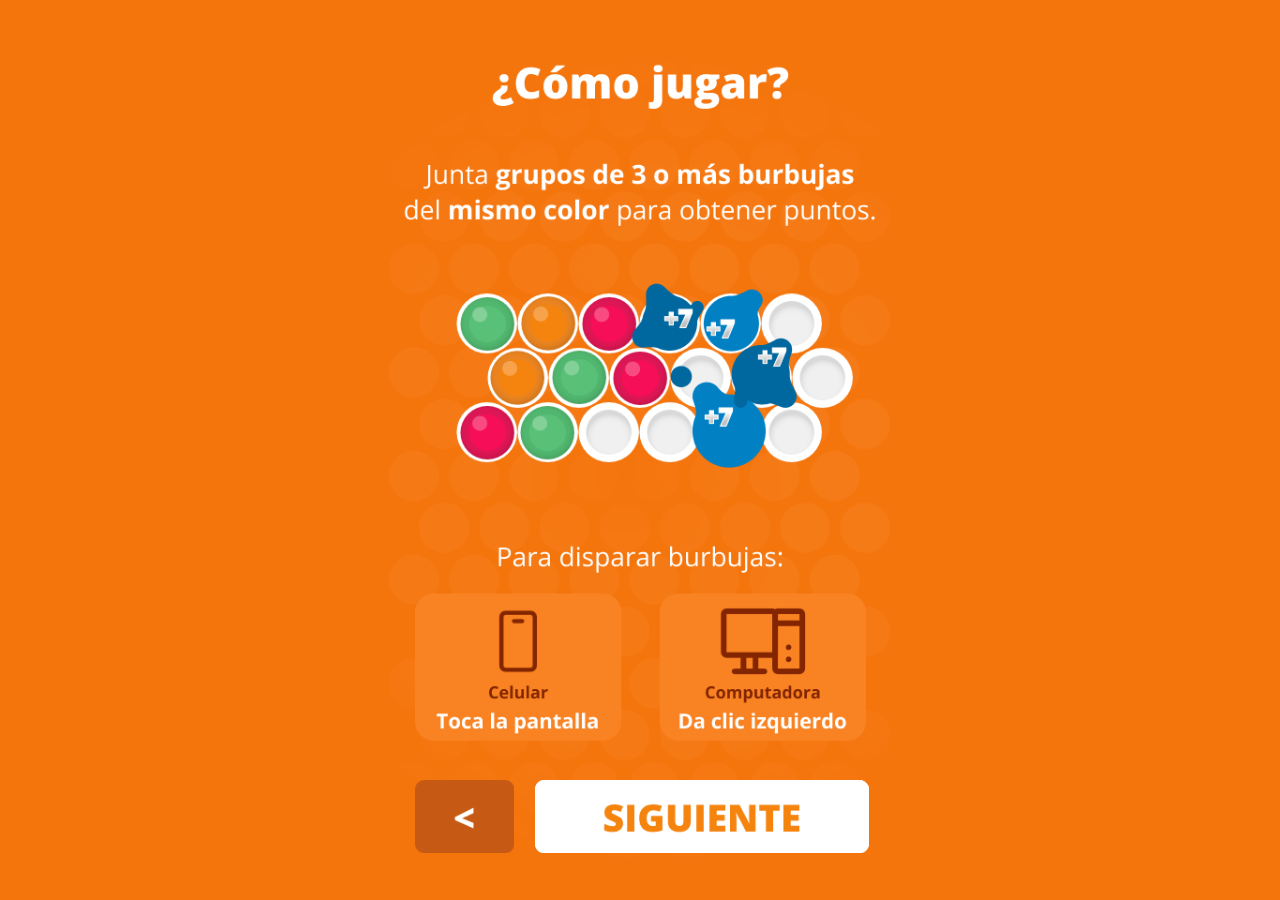
<file: activity/index.html>
<!DOCTYPE html PUBLIC "-//W3C//DTD XHTML 1.0 Transitional//EN" "http://www.w3.org/TR/xhtml1/DTD/xhtml1-transitional.dtd"><html><head><meta charset="utf-8"><meta http-equiv="content-type" content="text/html; charset=utf-8"><meta name="viewport" content="width=device-width,initial-scale=1,user-scalable=no"><title>Blue Pure Loyalty</title><meta http-equiv="content-script-type" content="text/javascript"><meta http-equiv="content-style-type" content="text/css"><meta name="generator" content="ct.js Game Editor"><link type="text/css" href="ct.css" rel="stylesheet"><meta name="theme-color" content="#F58428"><meta name="application-name" content="Blue Pure Loyalty"><link rel="icon" type="image/png" sizes="16x16" href="favicon-16x16.png"><link rel="icon" type="image/png" sizes="32x32" href="favicon-32x32.png"><link rel="icon" type="image/png" sizes="48x48" href="favicon-48x48.png"><link rel="icon" type="image/png" sizes="64x64" href="favicon-64x64.png"><meta name="apple-mobile-web-app-capable" content="yes"><meta name="apple-mobile-web-app-title" content="Blue Pure Loyalty"><meta name="apple-mobile-web-app-status-bar-style" content="default"><link rel="apple-touch-icon" sizes="57x57" href="apple-touch-icon-57x57.png"><link rel="apple-touch-icon" sizes="60x60" href="apple-touch-icon-60x60.png"><link rel="apple-touch-icon" sizes="72x72" href="apple-touch-icon-72x72.png"><link rel="apple-touch-icon" sizes="76x76" href="apple-touch-icon-76x76.png"><link rel="apple-touch-icon" sizes="114x114" href="apple-touch-icon-114x114.png"><link rel="apple-touch-icon" sizes="120x120" href="apple-touch-icon-120x120.png"><link rel="apple-touch-icon" sizes="144x144" href="apple-touch-icon-144x144.png"><link rel="apple-touch-icon" sizes="152x152" href="apple-touch-icon-152x152.png"><link rel="apple-touch-icon" sizes="167x167" href="apple-touch-icon-167x167.png"><link rel="apple-touch-icon" sizes="180x180" href="apple-touch-icon-180x180.png"><link rel="apple-touch-icon" sizes="1024x1024" href="apple-touch-icon-1024x1024.png"><link rel="icon" type="image/png" sizes="228x228" href="coast-228x228.png"><meta name="msapplication-TileColor" content="#F58428"><meta name="msapplication-TileImage" content="mstile-144x144.png"></head><body><script type="text/javascript" src="./sscd.min.js"></script><script type="text/javascript" src="./howler.min.js"></script><div id="ct"><div class="ct-aLoadingScreen"><div class="ct-aLoadingProgress" data-progress="0"><div class="ct-aMadeWithImage"><svg width="1035" height="894" viewBox="0 0 1035 894" fill="none" xmlns="http://www.w3.org/2000/svg"><path fill-rule="evenodd" clip-rule="evenodd" d="M523 222l-2 7a18 18 0 01-11 9 30 30 0 01-17 0 18 18 0 01-11-10c-2-2-3-5-3-8l1-4 4-2c1-1 3 0 4 1l2 3 1 5a8 8 0 005 4l5 1 6-1 2-1 2-2 1-4 3-4h4l3 2c1 1 2 3 1 4zm-39-111c12 3 3 25-1 35-3 10-11 33-21 31-9-2-6-25-2-39 5-15 13-30 24-27zM257 556c-19-47 19-174 67-296l20-46C396 97 450 25 505 0a180 180 0 00-1 69 362 362 0 01120 21c18-14 34-24 48-30s33-10 57-12c-39 123-60 209-63 255-7 115 3 189 6 221 14 2 29 1 50-7 13-5 29-19 24-42-3-15-23-18-35-16-5 0-15-1-18-9-2-9 5-16 11-18 13-6 41-10 60 8 17 16 18 39 14 57-3 17-15 29-25 37-20 15-53 24-80 28-1 18-17 25-29 31-39 17-111 26-186 22-108-4-188-25-201-59zm326-430c12 3 5 25 2 35-4 10-12 33-21 31-10-2-7-26-2-40 4-14 10-29 21-26z" fill="currentColor"/><path d="M93 709c3 0 5 2 6 7a2334 2334 0 01-2 124l-8 2c-4 0-5-2-5-6v-45a656 656 0 00-1-38c-5 8-11 15-18 20-8 5-16 7-25 7s-17-4-23-11a902 902 0 00-1 64c0 3-1 5-3 7l-7 2c-4 0-6-2-6-6V722c0-2 1-5 3-7 1-2 3-3 5-3l6 2c2 1 2 3 3 5 0 15 3 26 7 33s9 11 15 11a36 36 0 0025-10c3-3 6-6 8-11 4-6 7-15 11-24 2-6 5-9 10-9zM172 749c6 0 9 5 9 15v30l3 45c0 4-4 5-11 5h-3c-1 0-2 0-3-2v-4-6c-7 7-15 10-25 10-19 0-28-15-28-44 0-16 3-28 9-36s15-13 26-13c5 0 11 1 16 3 2-2 4-3 7-3zm-20 18c-8 0-14 2-17 6-4 5-6 13-6 25 0 19 5 29 16 29 3 0 6-1 9-4 4-2 6-5 7-8 3-7 4-15 4-24 0-8-1-15-3-18-2-4-6-6-10-6zM243 748l-1-38c0-7 3-11 7-11 5 0 8 2 8 6l1 31a2026 2026 0 003 101c0 4-3 6-9 6-4 0-6-2-6-8-5 5-12 7-20 7-10 0-18-4-25-11-6-8-9-17-9-28s2-21 7-31c4-9 11-16 21-20a43 43 0 0123-4zm1 28l-4-7-4-3h-6l-7 2c-3 2-6 4-8 8a44 44 0 00-2 42c3 5 8 8 13 8 6 0 11-3 14-9 4-6 5-13 5-22l-1-19zM302 749c7 0 13 2 20 7 6 4 9 9 9 15s-2 12-7 18c-6 5-13 9-21 10l-17 1c1 11 4 18 9 22l5 2c8 0 15-2 21-8 5-5 9-8 12-8l5 3 3 6c0 3-4 8-13 15l-13 8-15 3c-12 0-20-8-26-23-3-9-5-19-5-30s3-21 8-29 13-12 25-12zm1 14c-5 0-10 3-13 9-2 2-3 6-4 13 18 0 28-4 28-13 0-6-4-9-11-9zM415 842c-4 0-9-9-13-27-4-17-6-37-6-59 0-2 1-4 3-5 2-2 3-2 5-2l4 1 1 4c0 21 4 41 11 60l5-10 6-10c2-3 5-4 8-4 2 0 5 2 8 6l8 14 4 7c4-11 5-21 5-31l-1-30c0-2 1-4 3-5l6-3c4 0 6 8 6 23v11c0 18-3 34-9 48-3 8-6 12-11 12-2 0-4-2-7-5l-7-14-6-12-6 11-5 11-5 6c-2 2-5 3-7 3zM504 716c3 0 5 1 7 3s3 5 3 7c0 3-1 5-3 8l-7 3c-3 0-5-1-7-3s-3-5-3-8c0-6 3-10 10-10zm9 104v14c0 3-1 5-3 7l-6 2c-4 0-6-1-6-5a4177 4177 0 01-2-87c1-2 2-4 5-4 7 0 11 3 12 9l1 7-1 13v44zM541 749h14v-41c0-3 1-5 3-6l6-3 4 2a1986 1986 0 001 47h24c4 0 6 2 6 7 0 3-1 6-3 7-2 2-4 3-7 3h-19a611 611 0 005 73c0 2-1 2-2 3l-7 1c-3 0-5-1-5-5-3-17-5-41-6-72l-13 1c-8 0-12-3-12-7 0-7 3-10 11-10zM626 777l2 47-1 11c0 2-1 4-3 5-1 2-3 2-7 2-2 0-3-1-4-3l-2-8-4-66-2-57c0-3 1-5 3-7l7-2c3 0 6 3 6 9l2 24v21c7-3 14-5 20-5 16 0 26 7 30 21 2 7 3 17 3 29a231 231 0 01-2 36c0 3-1 5-3 6l-7 2c-4 0-6-2-6-6l2-35-1-14c0-7-1-13-4-17-2-4-6-6-13-6-11 0-16 5-16 13zM732 795c0-9 2-17 7-24a47 47 0 0156-19c4 1 7 3 7 6s-1 5-3 8c-1 3-3 4-6 4l-8-2-8-2c-7 0-14 2-19 8-6 6-9 13-9 23 0 9 2 16 5 21 3 4 8 6 15 6 3 0 8-1 15-5l14-5 4 2 2 4c0 3-3 6-7 10a52 52 0 01-31 12c-11 0-19-4-25-12-6-9-9-20-9-35zM817 749h14v-41c0-3 1-5 3-6l6-3 5 2a1978 1978 0 001 47h24c4 0 6 2 6 7 0 3-1 6-4 7l-6 3h-19a610 610 0 005 73l-3 3-7 1c-2 0-4-1-5-5-2-17-4-41-5-72l-14 1c-8 0-12-3-12-7 0-7 4-10 11-10zM895 818c3 0 5 1 7 3 3 2 4 5 4 9 0 3-1 6-3 8-2 3-5 4-8 4l-7-2c-2-2-4-4-4-8l3-9c3-3 5-5 8-5zM938 717c3 0 5 1 7 3s3 5 3 7c0 3-1 5-3 8-2 2-5 3-7 3-3 0-5-1-7-3s-3-5-3-8c0-6 3-10 10-10zm-6 39c0-2 0-4 2-5 2-2 5-3 8-3s5 2 6 5a413 413 0 01-5 125c-5 11-13 16-25 16-6 0-11-2-15-6-5-3-7-8-7-13 0-3 1-5 3-6 2-2 4-3 7-3l5 2 2 4c2 4 4 6 7 6 4 0 6-3 9-8a319 319 0 006-50c-1-31-1-52-3-64zM974 774c0-8 3-14 9-19 5-4 12-7 19-7 8 0 15 2 21 4 7 3 11 6 11 11 0 2-1 4-3 5-2 2-3 2-5 2h-3l-8-4-12-3c-4 0-7 1-10 3s-4 4-4 8 1 7 4 9l17 6c8 1 14 3 18 6s6 8 6 16c0 11-2 19-8 23-6 5-13 7-21 7-9 0-16-1-22-3-5-3-8-6-8-11s2-7 8-7l8 2c5 2 9 3 14 3 4 0 8-1 10-4s4-6 4-10-2-6-5-8-8-3-14-4-11-2-14-4c-8-3-12-10-12-21z" fill="currentColor"/></svg></div><span class="ct-aLoadingLabel">Cargando...</span><div style="width: 0%;" class="ct-aLoadingBar"></div></div></div></div><script src="pixi.min.js"></script><script src="pixi-particles.min.js"></script><script async src="ct.js"></script></body></html>
</file>
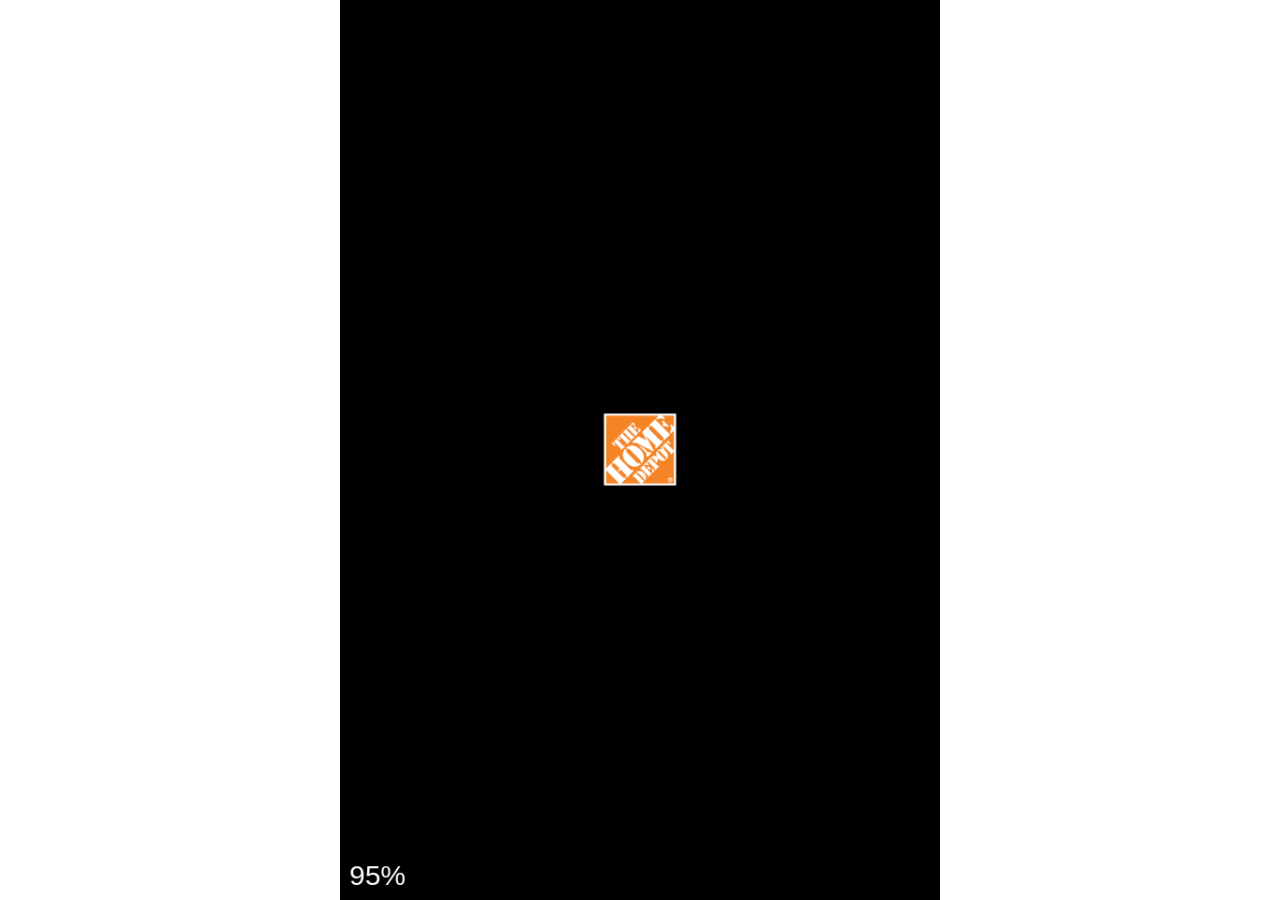
<file: activities/atrapa/index.html>
<!DOCTYPE html>
<html lang="en">
<head>
    <meta charset="UTF-8">
    <meta http-equiv="X-UA-Compatible" content="IE=edge">
    <meta name="viewport" content="width=device-width, initial-scale=1.0">
    <title>Atrapa las herramientas</title>
    <style>
        .gamecontainer{	
            background: #F58427;
        }
    </style>
</head>
<body>
    <div id="gamecontainer"></div>
    <script src="thd/libs/jshashtable.js" crossorigin="anonymous"></script>
    <script src="thd/gd.js" crossorigin="anonymous"></script>
    <script src="thd/gd-splash-image.js" crossorigin="anonymous"></script>
    <script src="thd/libs/hshg.js" crossorigin="anonymous"></script>
    <script src="thd/libs/rbush.js" crossorigin="anonymous"></script>
    <script src="thd/inputmanager.js" crossorigin="anonymous"></script>
    <script src="thd/jsonmanager.js" crossorigin="anonymous"></script>
    <script src="thd/timemanager.js" crossorigin="anonymous"></script>
    <script src="thd/runtimeobject.js" crossorigin="anonymous"></script>
    <script src="thd/profiler.js" crossorigin="anonymous"></script>
    <script src="thd/runtimescene.js" crossorigin="anonymous"></script>
    <script src="thd/scenestack.js" crossorigin="anonymous"></script>
    <script src="thd/polygon.js" crossorigin="anonymous"></script>
    <script src="thd/force.js" crossorigin="anonymous"></script>
    <script src="thd/layer.js" crossorigin="anonymous"></script>
    <script src="thd/timer.js" crossorigin="anonymous"></script>
    <script src="thd/runtimegame.js" crossorigin="anonymous"></script>
    <script src="thd/variable.js" crossorigin="anonymous"></script>
    <script src="thd/variablescontainer.js" crossorigin="anonymous"></script>
    <script src="thd/oncetriggers.js" crossorigin="anonymous"></script>
    <script src="thd/runtimebehavior.js" crossorigin="anonymous"></script>
    <script src="thd/spriteruntimeobject.js" crossorigin="anonymous"></script>
    <script src="thd/events-tools/commontools.js" crossorigin="anonymous"></script>
    <script src="thd/events-tools/runtimescenetools.js" crossorigin="anonymous"></script>
    <script src="thd/events-tools/inputtools.js" crossorigin="anonymous"></script>
    <script src="thd/events-tools/objecttools.js" crossorigin="anonymous"></script>
    <script src="thd/events-tools/cameratools.js" crossorigin="anonymous"></script>
    <script src="thd/events-tools/soundtools.js" crossorigin="anonymous"></script>
    <script src="thd/events-tools/storagetools.js" crossorigin="anonymous"></script>
    <script src="thd/events-tools/stringtools.js" crossorigin="anonymous"></script>
    <script src="thd/events-tools/windowtools.js" crossorigin="anonymous"></script>
    <script src="thd/events-tools/networktools.js" crossorigin="anonymous"></script>
    <script src="thd/pixi-renderers/pixi.js" crossorigin="anonymous"></script>
    <script src="thd/pixi-renderers/pixi-filters-tools.js" crossorigin="anonymous"></script>
    <script src="thd/pixi-renderers/runtimegame-pixi-renderer.js" crossorigin="anonymous"></script>
    <script src="thd/pixi-renderers/runtimescene-pixi-renderer.js" crossorigin="anonymous"></script>
    <script src="thd/pixi-renderers/layer-pixi-renderer.js" crossorigin="anonymous"></script>
    <script src="thd/pixi-renderers/pixi-image-manager.js" crossorigin="anonymous"></script>
    <script src="thd/pixi-renderers/spriteruntimeobject-pixi-renderer.js" crossorigin="anonymous"></script>
    <script src="thd/pixi-renderers/loadingscreen-pixi-renderer.js" crossorigin="anonymous"></script>
    <script src="thd/howler-sound-manager/howler.min.js" crossorigin="anonymous"></script>
    <script src="thd/howler-sound-manager/howler-sound-manager.js" crossorigin="anonymous"></script>
    <script src="thd/fontfaceobserver-font-manager/fontfaceobserver.js" crossorigin="anonymous"></script>
    <script src="thd/fontfaceobserver-font-manager/fontfaceobserver-font-manager.js" crossorigin="anonymous"></script>
    <script src="thd/gdjs-evtsext__sinemovement__sinemovement.js" crossorigin="anonymous"></script>
    <script src="thd/Extensions/TextObject/textruntimeobject.js" crossorigin="anonymous"></script>
    <script src="thd/Extensions/TextObject/textruntimeobject-pixi-renderer.js" crossorigin="anonymous"></script>
    <script src="thd/Extensions/PrimitiveDrawing/shapepainterruntimeobject.js" crossorigin="anonymous"></script>
    <script src="thd/Extensions/PrimitiveDrawing/shapepainterruntimeobject-pixi-renderer.js" crossorigin="anonymous"></script>
    <script src="thd/gdjs-evtsext__flash__flash.js" crossorigin="anonymous"></script>
    <script src="thd/gdjs-evtsext__health__health.js" crossorigin="anonymous"></script>
    <script src="thd/gdjs-evtsext__stayonscreen__stayonscreen.js" crossorigin="anonymous"></script>
    <script src="thd/Extensions/Physics2Behavior/physics2runtimebehavior.js" crossorigin="anonymous"></script>
    <script src="thd/Extensions/Physics2Behavior/box2d.js" crossorigin="anonymous"></script>
    <script src="thd/Extensions/AnchorBehavior/anchorruntimebehavior.js" crossorigin="anonymous"></script>
    <script src="thd/Extensions/ParticleSystem/particleemitterobject.js" crossorigin="anonymous"></script>
    <script src="thd/Extensions/ParticleSystem/particleemitterobject-pixi-renderer.js" crossorigin="anonymous"></script>
    <script src="thd/Extensions/ParticleSystem/pixi-particles-pixi-renderer.min.js" crossorigin="anonymous"></script>
    <script src="thd/Extensions/BBText/bbtextruntimeobject.js" crossorigin="anonymous"></script>
    <script src="thd/Extensions/BBText/bbtextruntimeobject-pixi-renderer.js" crossorigin="anonymous"></script>
    <script src="thd/Extensions/BBText/pixi-multistyle-text/dist/pixi-multistyle-text.umd.js" crossorigin="anonymous"></script>
    <script src="thd/code0.js" crossorigin="anonymous"></script>
    <script src="thd/code1.js" crossorigin="anonymous"></script>
    <script src="thd/code2.js" crossorigin="anonymous"></script>
    <script src="thd/code3.js" crossorigin="anonymous"></script>
    <script src="thd/dataRelative.js" crossorigin="anonymous"></script>
    <script>
        var game;
        game = new gdjs.RuntimeGame(gdjs.projectData, {});
        //Create a renderer
        game.getRenderer().createStandardCanvas(document.getElementById('gamecontainer'));
        //Bind keyboards/mouse/touch events
        game.getRenderer().bindStandardEvents(game.getInputManager(), window, document);
        //Load all assets and start the game
        game.loadAllAssets(function() {
            game.startGameLoop();
        });
        gameLoaded = true

        function closeGame () {
            window.parent.postMessage("closegame", "*")
            console.log('close herramientas game')
        }
        function endGame (ev) {
            let thescore = ev;
            console.log('EndGame:', thescore)
            if(thescore.score){
                var finalscoreval = thescore.score._value
                var tools = thescore.tools._children
                var rocks = thescore.rocks._value
                var toolstring = 'A='+tools.A._value+'&B='+tools.B._value+'&C='+tools.C._value+'&D='+tools.D._value+'&E='+tools.E._value+'&rocas='+rocks
                
                window.parent.postMessage(
                    JSON.stringify({
                        Result: finalscoreval.toString(),
                        Desglose: toolstring
                    }),
                    '*'
                )
                
            }
        }
    </script>
</body>
</html>
</file>
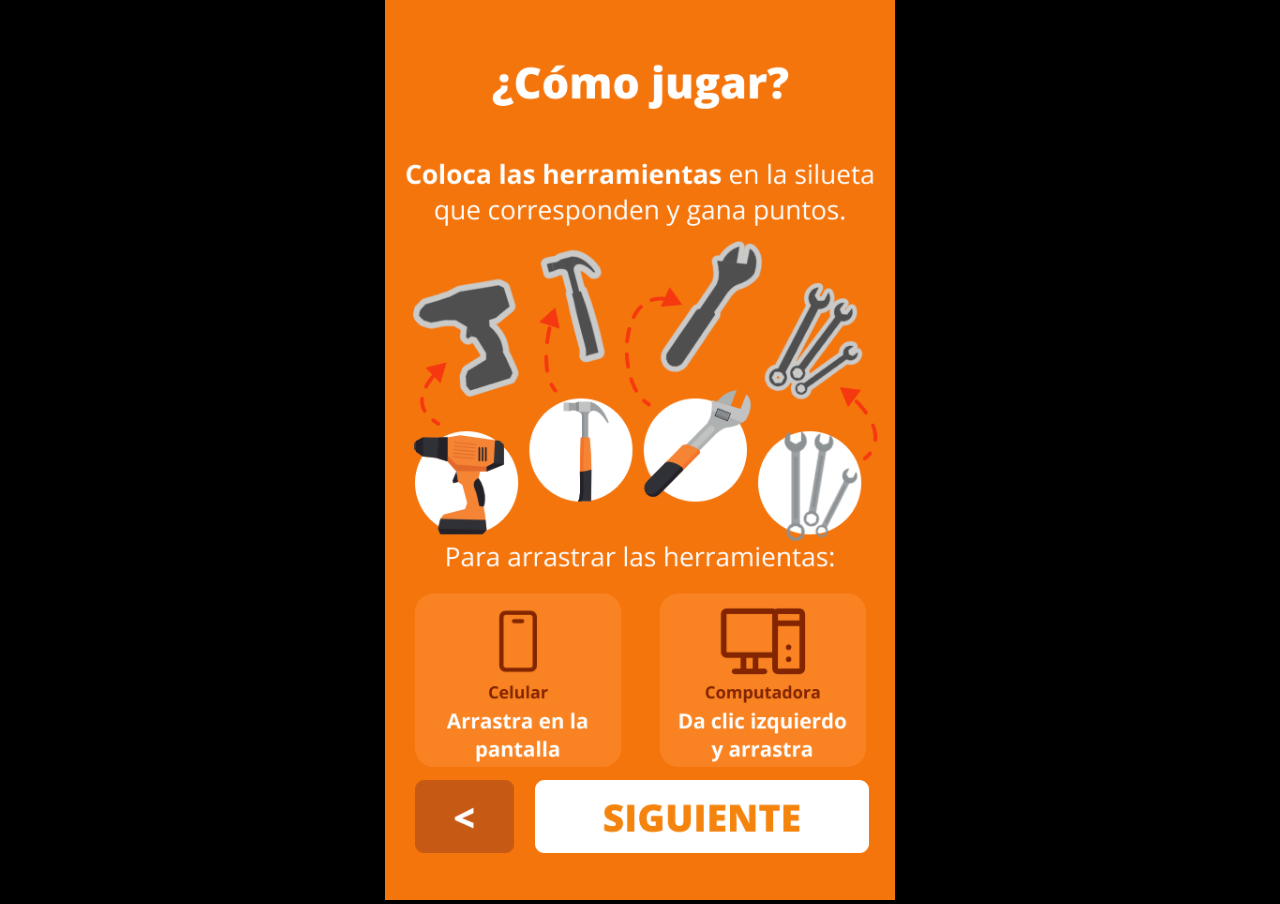
<file: activities/siluetas/index.html>
<!DOCTYPE html><html><head><meta charset="utf-8"><meta http-equiv="content-type" content="text/html; charset=utf-8"><meta name="viewport" content="width=device-width,initial-scale=1,user-scalable=no"><title>ct.js game</title><meta http-equiv="content-script-type" content="text/javascript"><meta http-equiv="content-style-type" content="text/css"><meta name="generator" content="ct.js Game Editor"><link type="text/css" href="ct.css" rel="stylesheet"><meta name="theme-color" content="ct.js game"><meta name="application-name" content="ct.js game"><link rel="icon" type="image/png" sizes="16x16" href="favicon-16x16.png"><link rel="icon" type="image/png" sizes="32x32" href="favicon-32x32.png"><link rel="icon" type="image/png" sizes="48x48" href="favicon-48x48.png"><link rel="icon" type="image/png" sizes="64x64" href="favicon-64x64.png"><meta name="apple-mobile-web-app-capable" content="yes"><meta name="apple-mobile-web-app-title" content="ct.js game"><meta name="apple-mobile-web-app-status-bar-style" content="default"><link rel="apple-touch-icon" sizes="57x57" href="apple-touch-icon-57x57.png"><link rel="apple-touch-icon" sizes="60x60" href="apple-touch-icon-60x60.png"><link rel="apple-touch-icon" sizes="72x72" href="apple-touch-icon-72x72.png"><link rel="apple-touch-icon" sizes="76x76" href="apple-touch-icon-76x76.png"><link rel="apple-touch-icon" sizes="114x114" href="apple-touch-icon-114x114.png"><link rel="apple-touch-icon" sizes="120x120" href="apple-touch-icon-120x120.png"><link rel="apple-touch-icon" sizes="144x144" href="apple-touch-icon-144x144.png"><link rel="apple-touch-icon" sizes="152x152" href="apple-touch-icon-152x152.png"><link rel="apple-touch-icon" sizes="167x167" href="apple-touch-icon-167x167.png"><link rel="apple-touch-icon" sizes="180x180" href="apple-touch-icon-180x180.png"><link rel="apple-touch-icon" sizes="1024x1024" href="apple-touch-icon-1024x1024.png"><link rel="icon" type="image/png" sizes="228x228" href="coast-228x228.png"><meta name="msapplication-TileColor" content="ct.js game"><meta name="msapplication-TileImage" content="mstile-144x144.png"></head><body><script type="text/javascript" src="./howler.min.js"></script><script type="text/javascript" src="./sscd.min.js"></script><div id="ct"><div class="ct-aLoadingScreen"><div class="ct-aLoadingProgress" data-progress="0"><div class="ct-aMadeWithImage"><svg width="1035" height="894" viewBox="0 0 1035 894" fill="none" xmlns="http://www.w3.org/2000/svg"><path fill-rule="evenodd" clip-rule="evenodd" d="M523 222l-2 7a18 18 0 01-11 9 30 30 0 01-17 0 18 18 0 01-11-10c-2-2-3-5-3-8l1-4 4-2c1-1 3 0 4 1l2 3 1 5a8 8 0 005 4l5 1 6-1 2-1 2-2 1-4 3-4h4l3 2c1 1 2 3 1 4zm-39-111c12 3 3 25-1 35-3 10-11 33-21 31-9-2-6-25-2-39 5-15 13-30 24-27zM257 556c-19-47 19-174 67-296l20-46C396 97 450 25 505 0a180 180 0 00-1 69 362 362 0 01120 21c18-14 34-24 48-30s33-10 57-12c-39 123-60 209-63 255-7 115 3 189 6 221 14 2 29 1 50-7 13-5 29-19 24-42-3-15-23-18-35-16-5 0-15-1-18-9-2-9 5-16 11-18 13-6 41-10 60 8 17 16 18 39 14 57-3 17-15 29-25 37-20 15-53 24-80 28-1 18-17 25-29 31-39 17-111 26-186 22-108-4-188-25-201-59zm326-430c12 3 5 25 2 35-4 10-12 33-21 31-10-2-7-26-2-40 4-14 10-29 21-26z" fill="currentColor"/><path d="M93 709c3 0 5 2 6 7a2334 2334 0 01-2 124l-8 2c-4 0-5-2-5-6v-45a656 656 0 00-1-38c-5 8-11 15-18 20-8 5-16 7-25 7s-17-4-23-11a902 902 0 00-1 64c0 3-1 5-3 7l-7 2c-4 0-6-2-6-6V722c0-2 1-5 3-7 1-2 3-3 5-3l6 2c2 1 2 3 3 5 0 15 3 26 7 33s9 11 15 11a36 36 0 0025-10c3-3 6-6 8-11 4-6 7-15 11-24 2-6 5-9 10-9zM172 749c6 0 9 5 9 15v30l3 45c0 4-4 5-11 5h-3c-1 0-2 0-3-2v-4-6c-7 7-15 10-25 10-19 0-28-15-28-44 0-16 3-28 9-36s15-13 26-13c5 0 11 1 16 3 2-2 4-3 7-3zm-20 18c-8 0-14 2-17 6-4 5-6 13-6 25 0 19 5 29 16 29 3 0 6-1 9-4 4-2 6-5 7-8 3-7 4-15 4-24 0-8-1-15-3-18-2-4-6-6-10-6zM243 748l-1-38c0-7 3-11 7-11 5 0 8 2 8 6l1 31a2026 2026 0 003 101c0 4-3 6-9 6-4 0-6-2-6-8-5 5-12 7-20 7-10 0-18-4-25-11-6-8-9-17-9-28s2-21 7-31c4-9 11-16 21-20a43 43 0 0123-4zm1 28l-4-7-4-3h-6l-7 2c-3 2-6 4-8 8a44 44 0 00-2 42c3 5 8 8 13 8 6 0 11-3 14-9 4-6 5-13 5-22l-1-19zM302 749c7 0 13 2 20 7 6 4 9 9 9 15s-2 12-7 18c-6 5-13 9-21 10l-17 1c1 11 4 18 9 22l5 2c8 0 15-2 21-8 5-5 9-8 12-8l5 3 3 6c0 3-4 8-13 15l-13 8-15 3c-12 0-20-8-26-23-3-9-5-19-5-30s3-21 8-29 13-12 25-12zm1 14c-5 0-10 3-13 9-2 2-3 6-4 13 18 0 28-4 28-13 0-6-4-9-11-9zM415 842c-4 0-9-9-13-27-4-17-6-37-6-59 0-2 1-4 3-5 2-2 3-2 5-2l4 1 1 4c0 21 4 41 11 60l5-10 6-10c2-3 5-4 8-4 2 0 5 2 8 6l8 14 4 7c4-11 5-21 5-31l-1-30c0-2 1-4 3-5l6-3c4 0 6 8 6 23v11c0 18-3 34-9 48-3 8-6 12-11 12-2 0-4-2-7-5l-7-14-6-12-6 11-5 11-5 6c-2 2-5 3-7 3zM504 716c3 0 5 1 7 3s3 5 3 7c0 3-1 5-3 8l-7 3c-3 0-5-1-7-3s-3-5-3-8c0-6 3-10 10-10zm9 104v14c0 3-1 5-3 7l-6 2c-4 0-6-1-6-5a4177 4177 0 01-2-87c1-2 2-4 5-4 7 0 11 3 12 9l1 7-1 13v44zM541 749h14v-41c0-3 1-5 3-6l6-3 4 2a1986 1986 0 001 47h24c4 0 6 2 6 7 0 3-1 6-3 7-2 2-4 3-7 3h-19a611 611 0 005 73c0 2-1 2-2 3l-7 1c-3 0-5-1-5-5-3-17-5-41-6-72l-13 1c-8 0-12-3-12-7 0-7 3-10 11-10zM626 777l2 47-1 11c0 2-1 4-3 5-1 2-3 2-7 2-2 0-3-1-4-3l-2-8-4-66-2-57c0-3 1-5 3-7l7-2c3 0 6 3 6 9l2 24v21c7-3 14-5 20-5 16 0 26 7 30 21 2 7 3 17 3 29a231 231 0 01-2 36c0 3-1 5-3 6l-7 2c-4 0-6-2-6-6l2-35-1-14c0-7-1-13-4-17-2-4-6-6-13-6-11 0-16 5-16 13zM732 795c0-9 2-17 7-24a47 47 0 0156-19c4 1 7 3 7 6s-1 5-3 8c-1 3-3 4-6 4l-8-2-8-2c-7 0-14 2-19 8-6 6-9 13-9 23 0 9 2 16 5 21 3 4 8 6 15 6 3 0 8-1 15-5l14-5 4 2 2 4c0 3-3 6-7 10a52 52 0 01-31 12c-11 0-19-4-25-12-6-9-9-20-9-35zM817 749h14v-41c0-3 1-5 3-6l6-3 5 2a1978 1978 0 001 47h24c4 0 6 2 6 7 0 3-1 6-4 7l-6 3h-19a610 610 0 005 73l-3 3-7 1c-2 0-4-1-5-5-2-17-4-41-5-72l-14 1c-8 0-12-3-12-7 0-7 4-10 11-10zM895 818c3 0 5 1 7 3 3 2 4 5 4 9 0 3-1 6-3 8-2 3-5 4-8 4l-7-2c-2-2-4-4-4-8l3-9c3-3 5-5 8-5zM938 717c3 0 5 1 7 3s3 5 3 7c0 3-1 5-3 8-2 2-5 3-7 3-3 0-5-1-7-3s-3-5-3-8c0-6 3-10 10-10zm-6 39c0-2 0-4 2-5 2-2 5-3 8-3s5 2 6 5a413 413 0 01-5 125c-5 11-13 16-25 16-6 0-11-2-15-6-5-3-7-8-7-13 0-3 1-5 3-6 2-2 4-3 7-3l5 2 2 4c2 4 4 6 7 6 4 0 6-3 9-8a319 319 0 006-50c-1-31-1-52-3-64zM974 774c0-8 3-14 9-19 5-4 12-7 19-7 8 0 15 2 21 4 7 3 11 6 11 11 0 2-1 4-3 5-2 2-3 2-5 2h-3l-8-4-12-3c-4 0-7 1-10 3s-4 4-4 8 1 7 4 9l17 6c8 1 14 3 18 6s6 8 6 16c0 11-2 19-8 23-6 5-13 7-21 7-9 0-16-1-22-3-5-3-8-6-8-11s2-7 8-7l8 2c5 2 9 3 14 3 4 0 8-1 10-4s4-6 4-10-2-6-5-8-8-3-14-4-11-2-14-4c-8-3-12-10-12-21z" fill="currentColor"/></svg></div><span class="ct-aLoadingLabel">Loading…</span><div style="width: 0%;" class="ct-aLoadingBar"></div></div></div></div><script src="pixi.min.js"></script><script src="pixi-particles.min.js"></script><script async src="ct.js"></script></body></html>
</file>
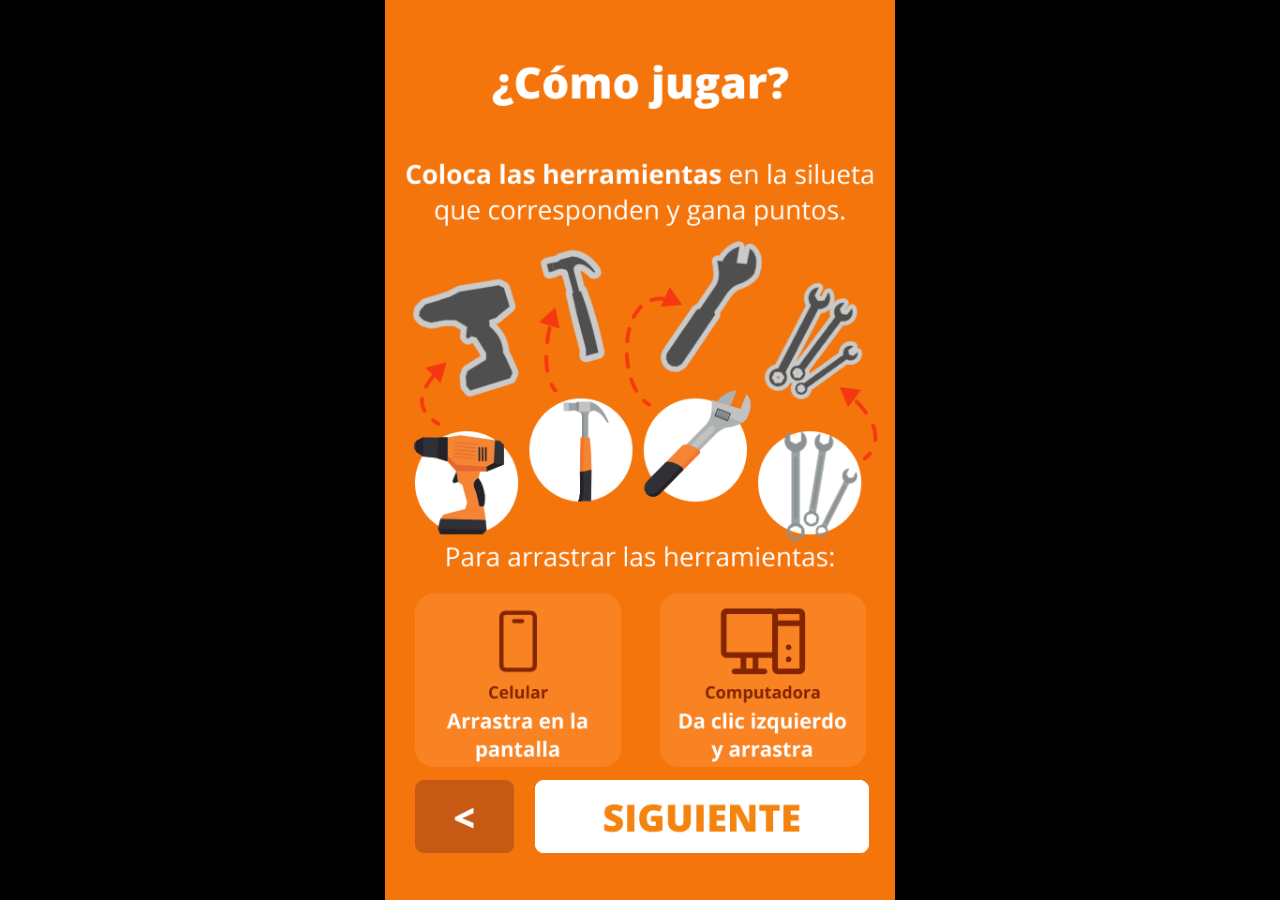
<file: activities/siluetas_v1/index.html>
<!DOCTYPE html PUBLIC "-//W3C//DTD XHTML 1.0 Transitional//EN" "http://www.w3.org/TR/xhtml1/DTD/xhtml1-transitional.dtd"><html><head><meta charset="utf-8"><meta http-equiv="content-type" content="text/html; charset=utf-8"><meta name="viewport" content="width=device-width,initial-scale=1,user-scalable=no"><title>Blue Pure Loyalty</title><meta http-equiv="content-script-type" content="text/javascript"><meta http-equiv="content-style-type" content="text/css"><meta name="generator" content="ct.js Game Editor"><link type="text/css" href="ct.css" rel="stylesheet"><meta name="theme-color" content="#F58428"><meta name="application-name" content="Blue Pure Loyalty"><link rel="icon" type="image/png" sizes="16x16" href="favicon-16x16.png"><link rel="icon" type="image/png" sizes="32x32" href="favicon-32x32.png"><link rel="icon" type="image/png" sizes="48x48" href="favicon-48x48.png"><link rel="icon" type="image/png" sizes="64x64" href="favicon-64x64.png"><meta name="apple-mobile-web-app-capable" content="yes"><meta name="apple-mobile-web-app-title" content="Blue Pure Loyalty"><meta name="apple-mobile-web-app-status-bar-style" content="default"><link rel="apple-touch-icon" sizes="57x57" href="apple-touch-icon-57x57.png"><link rel="apple-touch-icon" sizes="60x60" href="apple-touch-icon-60x60.png"><link rel="apple-touch-icon" sizes="72x72" href="apple-touch-icon-72x72.png"><link rel="apple-touch-icon" sizes="76x76" href="apple-touch-icon-76x76.png"><link rel="apple-touch-icon" sizes="114x114" href="apple-touch-icon-114x114.png"><link rel="apple-touch-icon" sizes="120x120" href="apple-touch-icon-120x120.png"><link rel="apple-touch-icon" sizes="144x144" href="apple-touch-icon-144x144.png"><link rel="apple-touch-icon" sizes="152x152" href="apple-touch-icon-152x152.png"><link rel="apple-touch-icon" sizes="167x167" href="apple-touch-icon-167x167.png"><link rel="apple-touch-icon" sizes="180x180" href="apple-touch-icon-180x180.png"><link rel="apple-touch-icon" sizes="1024x1024" href="apple-touch-icon-1024x1024.png"><link rel="icon" type="image/png" sizes="228x228" href="coast-228x228.png"><meta name="msapplication-TileColor" content="#F58428"><meta name="msapplication-TileImage" content="mstile-144x144.png"></head><body><script type="text/javascript" src="./howler.min.js"></script><script type="text/javascript" src="./sscd.min.js"></script><div id="ct"><div class="ct-aLoadingScreen"><div class="ct-aLoadingProgress" data-progress="0"><div class="ct-aMadeWithImage"><svg width="1035" height="894" viewBox="0 0 1035 894" fill="none" xmlns="http://www.w3.org/2000/svg"><path fill-rule="evenodd" clip-rule="evenodd" d="M523 222l-2 7a18 18 0 01-11 9 30 30 0 01-17 0 18 18 0 01-11-10c-2-2-3-5-3-8l1-4 4-2c1-1 3 0 4 1l2 3 1 5a8 8 0 005 4l5 1 6-1 2-1 2-2 1-4 3-4h4l3 2c1 1 2 3 1 4zm-39-111c12 3 3 25-1 35-3 10-11 33-21 31-9-2-6-25-2-39 5-15 13-30 24-27zM257 556c-19-47 19-174 67-296l20-46C396 97 450 25 505 0a180 180 0 00-1 69 362 362 0 01120 21c18-14 34-24 48-30s33-10 57-12c-39 123-60 209-63 255-7 115 3 189 6 221 14 2 29 1 50-7 13-5 29-19 24-42-3-15-23-18-35-16-5 0-15-1-18-9-2-9 5-16 11-18 13-6 41-10 60 8 17 16 18 39 14 57-3 17-15 29-25 37-20 15-53 24-80 28-1 18-17 25-29 31-39 17-111 26-186 22-108-4-188-25-201-59zm326-430c12 3 5 25 2 35-4 10-12 33-21 31-10-2-7-26-2-40 4-14 10-29 21-26z" fill="currentColor"/><path d="M93 709c3 0 5 2 6 7a2334 2334 0 01-2 124l-8 2c-4 0-5-2-5-6v-45a656 656 0 00-1-38c-5 8-11 15-18 20-8 5-16 7-25 7s-17-4-23-11a902 902 0 00-1 64c0 3-1 5-3 7l-7 2c-4 0-6-2-6-6V722c0-2 1-5 3-7 1-2 3-3 5-3l6 2c2 1 2 3 3 5 0 15 3 26 7 33s9 11 15 11a36 36 0 0025-10c3-3 6-6 8-11 4-6 7-15 11-24 2-6 5-9 10-9zM172 749c6 0 9 5 9 15v30l3 45c0 4-4 5-11 5h-3c-1 0-2 0-3-2v-4-6c-7 7-15 10-25 10-19 0-28-15-28-44 0-16 3-28 9-36s15-13 26-13c5 0 11 1 16 3 2-2 4-3 7-3zm-20 18c-8 0-14 2-17 6-4 5-6 13-6 25 0 19 5 29 16 29 3 0 6-1 9-4 4-2 6-5 7-8 3-7 4-15 4-24 0-8-1-15-3-18-2-4-6-6-10-6zM243 748l-1-38c0-7 3-11 7-11 5 0 8 2 8 6l1 31a2026 2026 0 003 101c0 4-3 6-9 6-4 0-6-2-6-8-5 5-12 7-20 7-10 0-18-4-25-11-6-8-9-17-9-28s2-21 7-31c4-9 11-16 21-20a43 43 0 0123-4zm1 28l-4-7-4-3h-6l-7 2c-3 2-6 4-8 8a44 44 0 00-2 42c3 5 8 8 13 8 6 0 11-3 14-9 4-6 5-13 5-22l-1-19zM302 749c7 0 13 2 20 7 6 4 9 9 9 15s-2 12-7 18c-6 5-13 9-21 10l-17 1c1 11 4 18 9 22l5 2c8 0 15-2 21-8 5-5 9-8 12-8l5 3 3 6c0 3-4 8-13 15l-13 8-15 3c-12 0-20-8-26-23-3-9-5-19-5-30s3-21 8-29 13-12 25-12zm1 14c-5 0-10 3-13 9-2 2-3 6-4 13 18 0 28-4 28-13 0-6-4-9-11-9zM415 842c-4 0-9-9-13-27-4-17-6-37-6-59 0-2 1-4 3-5 2-2 3-2 5-2l4 1 1 4c0 21 4 41 11 60l5-10 6-10c2-3 5-4 8-4 2 0 5 2 8 6l8 14 4 7c4-11 5-21 5-31l-1-30c0-2 1-4 3-5l6-3c4 0 6 8 6 23v11c0 18-3 34-9 48-3 8-6 12-11 12-2 0-4-2-7-5l-7-14-6-12-6 11-5 11-5 6c-2 2-5 3-7 3zM504 716c3 0 5 1 7 3s3 5 3 7c0 3-1 5-3 8l-7 3c-3 0-5-1-7-3s-3-5-3-8c0-6 3-10 10-10zm9 104v14c0 3-1 5-3 7l-6 2c-4 0-6-1-6-5a4177 4177 0 01-2-87c1-2 2-4 5-4 7 0 11 3 12 9l1 7-1 13v44zM541 749h14v-41c0-3 1-5 3-6l6-3 4 2a1986 1986 0 001 47h24c4 0 6 2 6 7 0 3-1 6-3 7-2 2-4 3-7 3h-19a611 611 0 005 73c0 2-1 2-2 3l-7 1c-3 0-5-1-5-5-3-17-5-41-6-72l-13 1c-8 0-12-3-12-7 0-7 3-10 11-10zM626 777l2 47-1 11c0 2-1 4-3 5-1 2-3 2-7 2-2 0-3-1-4-3l-2-8-4-66-2-57c0-3 1-5 3-7l7-2c3 0 6 3 6 9l2 24v21c7-3 14-5 20-5 16 0 26 7 30 21 2 7 3 17 3 29a231 231 0 01-2 36c0 3-1 5-3 6l-7 2c-4 0-6-2-6-6l2-35-1-14c0-7-1-13-4-17-2-4-6-6-13-6-11 0-16 5-16 13zM732 795c0-9 2-17 7-24a47 47 0 0156-19c4 1 7 3 7 6s-1 5-3 8c-1 3-3 4-6 4l-8-2-8-2c-7 0-14 2-19 8-6 6-9 13-9 23 0 9 2 16 5 21 3 4 8 6 15 6 3 0 8-1 15-5l14-5 4 2 2 4c0 3-3 6-7 10a52 52 0 01-31 12c-11 0-19-4-25-12-6-9-9-20-9-35zM817 749h14v-41c0-3 1-5 3-6l6-3 5 2a1978 1978 0 001 47h24c4 0 6 2 6 7 0 3-1 6-4 7l-6 3h-19a610 610 0 005 73l-3 3-7 1c-2 0-4-1-5-5-2-17-4-41-5-72l-14 1c-8 0-12-3-12-7 0-7 4-10 11-10zM895 818c3 0 5 1 7 3 3 2 4 5 4 9 0 3-1 6-3 8-2 3-5 4-8 4l-7-2c-2-2-4-4-4-8l3-9c3-3 5-5 8-5zM938 717c3 0 5 1 7 3s3 5 3 7c0 3-1 5-3 8-2 2-5 3-7 3-3 0-5-1-7-3s-3-5-3-8c0-6 3-10 10-10zm-6 39c0-2 0-4 2-5 2-2 5-3 8-3s5 2 6 5a413 413 0 01-5 125c-5 11-13 16-25 16-6 0-11-2-15-6-5-3-7-8-7-13 0-3 1-5 3-6 2-2 4-3 7-3l5 2 2 4c2 4 4 6 7 6 4 0 6-3 9-8a319 319 0 006-50c-1-31-1-52-3-64zM974 774c0-8 3-14 9-19 5-4 12-7 19-7 8 0 15 2 21 4 7 3 11 6 11 11 0 2-1 4-3 5-2 2-3 2-5 2h-3l-8-4-12-3c-4 0-7 1-10 3s-4 4-4 8 1 7 4 9l17 6c8 1 14 3 18 6s6 8 6 16c0 11-2 19-8 23-6 5-13 7-21 7-9 0-16-1-22-3-5-3-8-6-8-11s2-7 8-7l8 2c5 2 9 3 14 3 4 0 8-1 10-4s4-6 4-10-2-6-5-8-8-3-14-4-11-2-14-4c-8-3-12-10-12-21z" fill="currentColor"/></svg></div><span class="ct-aLoadingLabel">Loading…</span><div style="width: 0%;" class="ct-aLoadingBar"></div></div></div></div><script src="pixi.min.js"></script><script src="pixi-particles.min.js"></script><script async src="ct.js"></script></body></html>
</file>
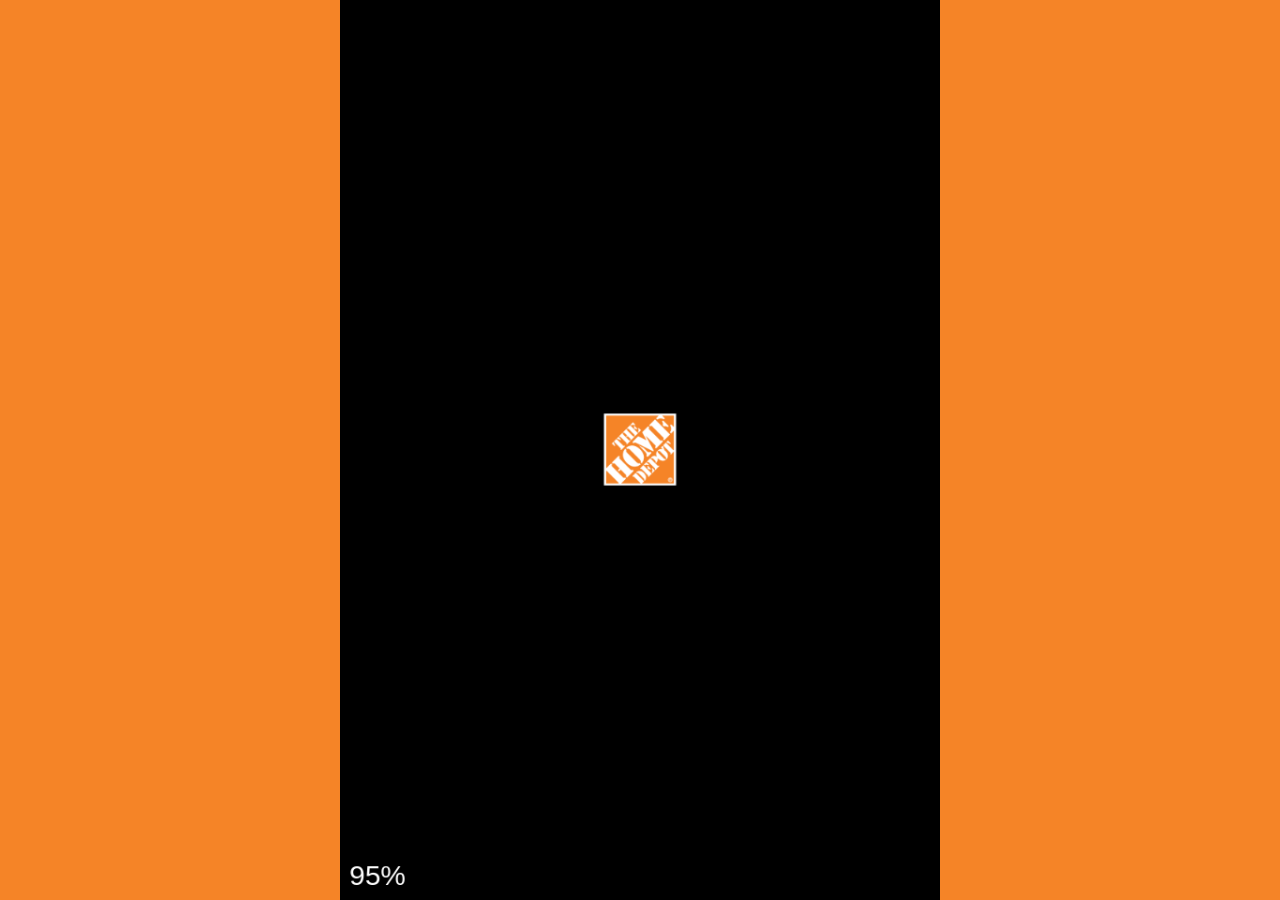
<file: activities/atrapa/thd/index.html>
<!DOCTYPE html>
<html>
<head>
    <meta charset="UTF-8"/>

    <meta name="apple-mobile-web-app-capable" content="yes">
    <meta name="apple-mobile-web-app-status-bar-style" content="black-translucent">

    <meta name="theme-color" content="#F58427" />
    <meta name="viewport" content="width=device-width, initial-scale=1.0, maximum-scale=1.0, user-scalable=no" />

	<style>
		body {
			margin: 0;
			padding: 0;
			background-color: #F58427;
            overflow: hidden;
		}
        #canvasArea {
            margin-left: auto;
            margin-right: auto;
            overflow: hidden;
        }

        
	</style>
    <!-- Libs and GDJS core files : -->
		<script src="libs/jshashtable.js" crossorigin="anonymous"></script>
	<script src="gd.js" crossorigin="anonymous"></script>
	<script src="gd-splash-image.js" crossorigin="anonymous"></script>
	<script src="libs/hshg.js" crossorigin="anonymous"></script>
	<script src="libs/rbush.js" crossorigin="anonymous"></script>
	<script src="inputmanager.js" crossorigin="anonymous"></script>
	<script src="jsonmanager.js" crossorigin="anonymous"></script>
	<script src="timemanager.js" crossorigin="anonymous"></script>
	<script src="runtimeobject.js" crossorigin="anonymous"></script>
	<script src="profiler.js" crossorigin="anonymous"></script>
	<script src="runtimescene.js" crossorigin="anonymous"></script>
	<script src="scenestack.js" crossorigin="anonymous"></script>
	<script src="polygon.js" crossorigin="anonymous"></script>
	<script src="force.js" crossorigin="anonymous"></script>
	<script src="layer.js" crossorigin="anonymous"></script>
	<script src="timer.js" crossorigin="anonymous"></script>
	<script src="runtimegame.js" crossorigin="anonymous"></script>
	<script src="variable.js" crossorigin="anonymous"></script>
	<script src="variablescontainer.js" crossorigin="anonymous"></script>
	<script src="oncetriggers.js" crossorigin="anonymous"></script>
	<script src="runtimebehavior.js" crossorigin="anonymous"></script>
	<script src="spriteruntimeobject.js" crossorigin="anonymous"></script>
	<script src="events-tools/commontools.js" crossorigin="anonymous"></script>
	<script src="events-tools/runtimescenetools.js" crossorigin="anonymous"></script>
	<script src="events-tools/inputtools.js" crossorigin="anonymous"></script>
	<script src="events-tools/objecttools.js" crossorigin="anonymous"></script>
	<script src="events-tools/cameratools.js" crossorigin="anonymous"></script>
	<script src="events-tools/soundtools.js" crossorigin="anonymous"></script>
	<script src="events-tools/storagetools.js" crossorigin="anonymous"></script>
	<script src="events-tools/stringtools.js" crossorigin="anonymous"></script>
	<script src="events-tools/windowtools.js" crossorigin="anonymous"></script>
	<script src="events-tools/networktools.js" crossorigin="anonymous"></script>
	<script src="pixi-renderers/pixi.js" crossorigin="anonymous"></script>
	<script src="pixi-renderers/pixi-filters-tools.js" crossorigin="anonymous"></script>
	<script src="pixi-renderers/runtimegame-pixi-renderer.js" crossorigin="anonymous"></script>
	<script src="pixi-renderers/runtimescene-pixi-renderer.js" crossorigin="anonymous"></script>
	<script src="pixi-renderers/layer-pixi-renderer.js" crossorigin="anonymous"></script>
	<script src="pixi-renderers/pixi-image-manager.js" crossorigin="anonymous"></script>
	<script src="pixi-renderers/spriteruntimeobject-pixi-renderer.js" crossorigin="anonymous"></script>
	<script src="pixi-renderers/loadingscreen-pixi-renderer.js" crossorigin="anonymous"></script>
	<script src="howler-sound-manager/howler.min.js" crossorigin="anonymous"></script>
	<script src="howler-sound-manager/howler-sound-manager.js" crossorigin="anonymous"></script>
	<script src="fontfaceobserver-font-manager/fontfaceobserver.js" crossorigin="anonymous"></script>
	<script src="fontfaceobserver-font-manager/fontfaceobserver-font-manager.js" crossorigin="anonymous"></script>
	<script src="gdjs-evtsext__sinemovement__sinemovement.js" crossorigin="anonymous"></script>
	<script src="Extensions/TextObject/textruntimeobject.js" crossorigin="anonymous"></script>
	<script src="Extensions/TextObject/textruntimeobject-pixi-renderer.js" crossorigin="anonymous"></script>
	<script src="Extensions/PrimitiveDrawing/shapepainterruntimeobject.js" crossorigin="anonymous"></script>
	<script src="Extensions/PrimitiveDrawing/shapepainterruntimeobject-pixi-renderer.js" crossorigin="anonymous"></script>
	<script src="gdjs-evtsext__flash__flash.js" crossorigin="anonymous"></script>
	<script src="gdjs-evtsext__health__health.js" crossorigin="anonymous"></script>
	<script src="gdjs-evtsext__stayonscreen__stayonscreen.js" crossorigin="anonymous"></script>
	<script src="Extensions/Physics2Behavior/physics2runtimebehavior.js" crossorigin="anonymous"></script>
	<script src="Extensions/Physics2Behavior/box2d.js" crossorigin="anonymous"></script>
	<script src="Extensions/AnchorBehavior/anchorruntimebehavior.js" crossorigin="anonymous"></script>
	<script src="Extensions/ParticleSystem/particleemitterobject.js" crossorigin="anonymous"></script>
	<script src="Extensions/ParticleSystem/particleemitterobject-pixi-renderer.js" crossorigin="anonymous"></script>
	<script src="Extensions/ParticleSystem/pixi-particles-pixi-renderer.min.js" crossorigin="anonymous"></script>
	<script src="Extensions/BBText/bbtextruntimeobject.js" crossorigin="anonymous"></script>
	<script src="Extensions/BBText/bbtextruntimeobject-pixi-renderer.js" crossorigin="anonymous"></script>
	<script src="Extensions/BBText/pixi-multistyle-text/dist/pixi-multistyle-text.umd.js" crossorigin="anonymous"></script>
	<script src="code0.js" crossorigin="anonymous"></script>
	<script src="code1.js" crossorigin="anonymous"></script>
	<script src="code2.js" crossorigin="anonymous"></script>
	<script src="code3.js" crossorigin="anonymous"></script>
	<script src="data.js" crossorigin="anonymous"></script>


</head>
<body>

    
	<script>

    (function() {
        //Initialization
        var game = new gdjs.RuntimeGame(gdjs.projectData, {});

        //Create a renderer
        game.getRenderer().createStandardCanvas(document.body);

        //Bind keyboards/mouse/touch events
        game.getRenderer().bindStandardEvents(game.getInputManager(), window, document);

        //Load all assets and start the game
        game.loadAllAssets(function() {
            game.startGameLoop();
        });
    })();

	</script>
</body>
</html>
</file>
<file: activity/ct.css>
*{margin:0;padding:0;border:0}body{background:#F5750D;font-family:sans-serif;position:relative;width:100%;height:100vh}#ct{position:relative;display:inline-block;width:100%;height:100%}.ct-aLoadingScreen{position:absolute;left:0;right:0;top:0;bottom:0;background:#446adb;background:#f58428;color:#fff;color:#000;z-index:2}.ct-aLoadingProgress{position:absolute;left:50%;top:50%;transform:translate(-50%,-50%);font-size:1.5rem;font-style:italic;padding:1rem 2rem;text-align:center}.ct-aLoadingBar{content:'';height:.2rem;border-radius:1rem;position:absolute;background:#446adb;background:#000;left:0;bottom:0;transition:1s cubic-bezier(.31,.59,.29,1) width}.ct-aMadeWithImage{margin-bottom:1rem}.ct-aMadeWithImage svg{width:33vw;height:auto}.ct-aLoadingScreen.hidden{visibility:hidden;display:none}.ct-aMadeWithImage{display:none}@font-face{font-family:OpenSans-Regular;src:url(fonts/f446f037a-6d46-40de-beb7-5007d21290c2.ttf.woff) format('woff'),url(fonts/f446f037a-6d46-40de-beb7-5007d21290c2.ttf) format('truetype')}@font-face{font-family:OpenSans-ExtraBold;src:url(fonts/f9fbd8c1b-0668-412e-9c99-4ca90123a2a4.ttf.woff) format('woff'),url(fonts/f9fbd8c1b-0668-412e-9c99-4ca90123a2a4.ttf) format('truetype')}
</file>
<file: activities/siluetas/ct.css>
*{margin:0;padding:0;border:0}body{background:#000;font-family:sans-serif;position:relative;width:100%;height:100vh}#ct{position:relative;display:inline-block;width:100%;height:100%}.ct-aLoadingScreen{position:absolute;left:0;right:0;top:0;bottom:0;background:#446adb;background:#f58428;color:#fff;color:#000;z-index:2}.ct-aLoadingProgress{position:absolute;left:50%;top:50%;transform:translate(-50%,-50%);font-size:1.5rem;font-style:italic;padding:1rem 2rem;text-align:center}.ct-aLoadingBar{content:'';height:.2rem;border-radius:1rem;position:absolute;background:#446adb;background:#000;left:0;bottom:0;transition:1s cubic-bezier(.31,.59,.29,1) width}.ct-aMadeWithImage{margin-bottom:1rem}.ct-aMadeWithImage svg{width:33vw;height:auto}.ct-aLoadingScreen.hidden{visibility:hidden;display:none}.ct-aMadeWithImage{display:none}@font-face{font-family:OpenSans-Regular;src:url(fonts/f446f037a-6d46-40de-beb7-5007d21290c2.ttf.woff) format('woff'),url(fonts/f446f037a-6d46-40de-beb7-5007d21290c2.ttf) format('truetype')}@font-face{font-family:OpenSans-ExtraBold;src:url(fonts/f9fbd8c1b-0668-412e-9c99-4ca90123a2a4.ttf.woff) format('woff'),url(fonts/f9fbd8c1b-0668-412e-9c99-4ca90123a2a4.ttf) format('truetype')}
</file>
<file: activities/siluetas_v1/ct.css>
*{margin:0;padding:0;border:0}body{background:#000;font-family:sans-serif;position:relative;width:100%;height:100vh}#ct{position:relative;display:inline-block;width:100%;height:100%}.ct-aLoadingScreen{position:absolute;left:0;right:0;top:0;bottom:0;background:#446adb;background:#f58428;color:#fff;color:#000;z-index:2}.ct-aLoadingProgress{position:absolute;left:50%;top:50%;transform:translate(-50%,-50%);font-size:1.5rem;font-style:italic;padding:1rem 2rem;text-align:center}.ct-aLoadingBar{content:'';height:.2rem;border-radius:1rem;position:absolute;background:#446adb;background:#000;left:0;bottom:0;transition:1s cubic-bezier(.31,.59,.29,1) width}.ct-aMadeWithImage{margin-bottom:1rem}.ct-aMadeWithImage svg{width:33vw;height:auto}.ct-aLoadingScreen.hidden{visibility:hidden;display:none}.ct-aMadeWithImage{display:none}@font-face{font-family:OpenSans-ExtraBold;src:url(fonts/f9fbd8c1b-0668-412e-9c99-4ca90123a2a4.ttf.woff) format('woff'),url(fonts/f9fbd8c1b-0668-412e-9c99-4ca90123a2a4.ttf) format('truetype')}@font-face{font-family:OpenSans-Regular;src:url(fonts/f446f037a-6d46-40de-beb7-5007d21290c2.ttf.woff) format('woff'),url(fonts/f446f037a-6d46-40de-beb7-5007d21290c2.ttf) format('truetype')}
</file>
